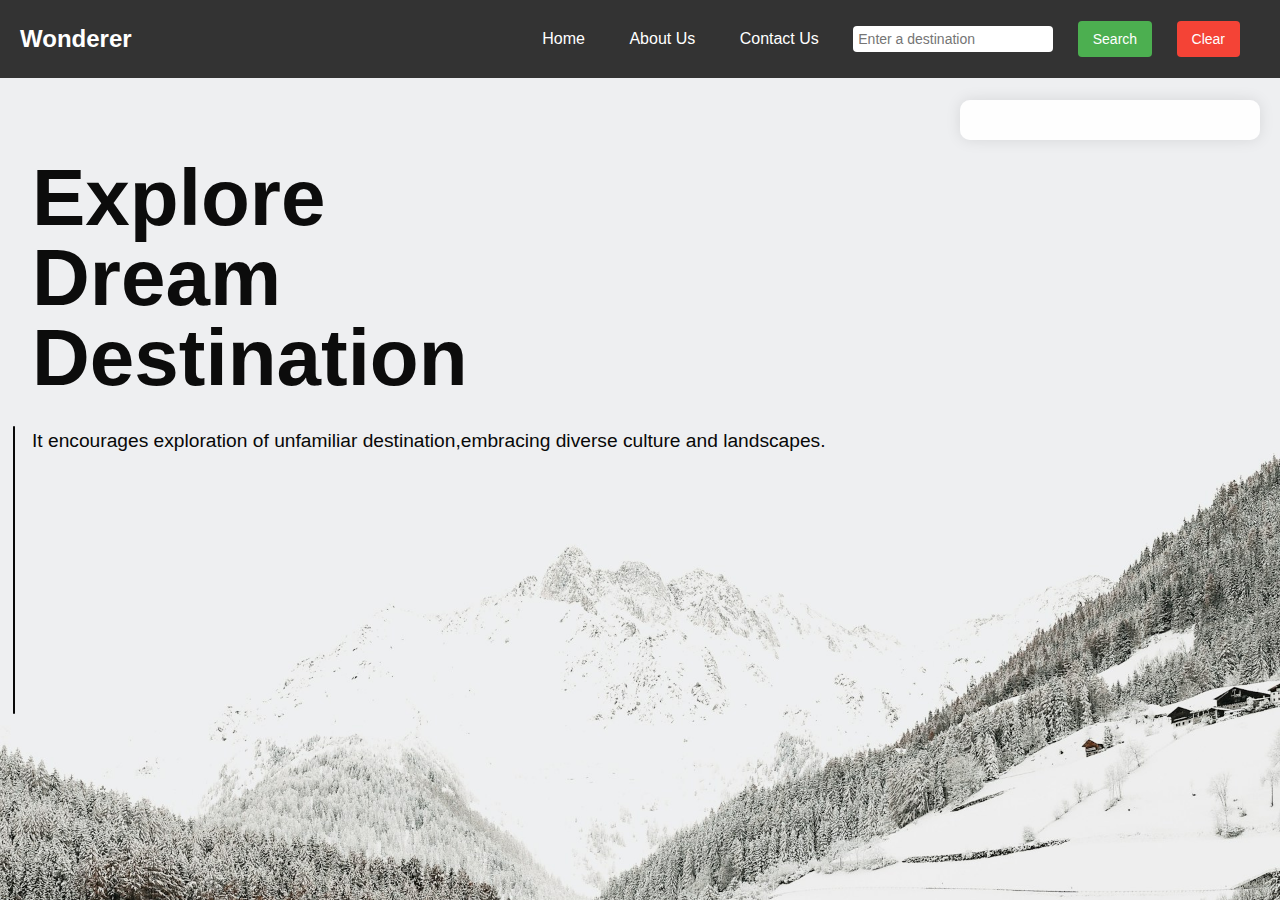
<file: index.html>
<!DOCTYPE html>
<html>
    <head>
        <title>Wonderer</title>
        <link rel="stylesheet" href="./travel_recommendation.css">
    </head>
    <body>
        <nav><h1>Wonderer</h1>
            
            <ul>
                <li><a href="./index.html" id="home">Home </a></li>
                <li><a href="./travel_aboutus.html" id="aboutus">About Us</a></li>
                <li><a href="./travel_contact.html" id="contact">Contact Us </a></li>
                <li><input type="text" id="destination" placeholder="Enter a destination "> </li>
                <li><button id="btnSearch">Search</button></li>
                <li><button id="btnClear">Clear</button></li>
            </ul>
        </nav>
        <div class="sociallinks">
                    <div class="verticalline"></div>
                        <a href="https://twitter.com/?lang=en" target="_blank"><i class="fa fa-twitter fa-2x linkslogo" aria-hidden="true"></i></a>
                        <a href="https://www.facebook.com/" target="_blank"><i class="fa fa-facebook fa-2x linkslogo" aria-hidden="true"></i></a>
                        <a href="https://www.instagram.com/" target="_blank"><i class="fa fa-instagram fa-2x linkslogo" aria-hidden="true"></i></a>
                        <a href="https://www.youtube.com/" target="_blank"><i class="fa fa-youtube-play fa-2x linkslogo" aria-hidden="true"></i></a>
                    
        </div>
        <div class="mainhomecontent">
            <p class="homesectionheader">Explore <br>Dream <br>Destination</p>
            <p class="homesectiondescriptoin">It encourages exploration of unfamiliar destination,embracing diverse culture and landscapes.</p>
        </div>
        <div class="searchDestination">
            <div id="result"></div>
        </div>
        <script src="./travel_recommendation.js"></script>
    </body>
</html>
</file>
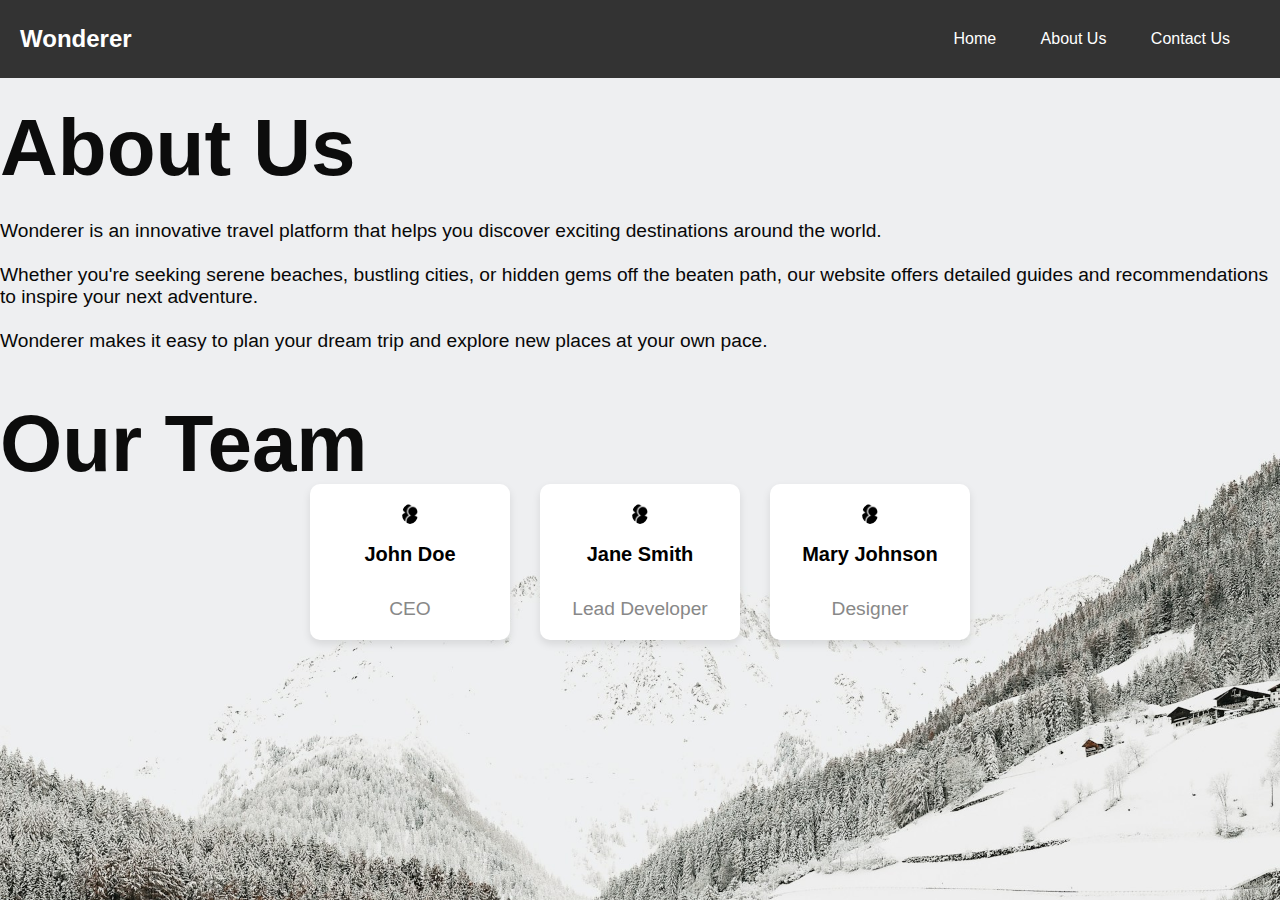
<file: travel_aboutus.html>
<!DOCTYPE html>
<html>
		<head>
			
			<title>Contact Us</title>
			<link rel="stylesheet" href="./travel_recommendation.css">
			<style>
			body{
				
			}
            		h2 {
                    		font-size: 5rem;
                            font-family: "Poppins", sans-serif;
                            font-weight: 700;
                            font-style: normal;
                            color: #0c0c0c;
                            font-weight: bolder;
                            line-height: 5rem;
            		}
           		    .team-section {
                   		text-align: center;
                    		padding: 50px;
            		}
            		.team-section h2 {
                    		font-size: 36px;
                    		margin-bottom: 20px;
            		}
            		.team-container {
                    		display: flex;
                    		justify-content: center;
                    		gap: 30px;
                    		flex-wrap: wrap;
            		}
            		.team-member {
                    		background-color: #fff;
                    		border-radius: 10px;
                    		box-shadow: 0 4px 8px rgba(0, 0, 0, 0.1);
                    		text-align: center;
                    		padding: 20px;
                    		width: 200px;
                    		transition: transform 0.3s ease-in-out;
            		}
            		.team-member img {
                    		width: 10%;
                    		height: 20px;
                    		border-radius: 50%;
                    		object-fit: cover;
                    		margin-bottom: 15px;
            		}

            		.team-member h3 {
                    		font-size: 20px;
                    		margin-bottom: 5px;
            		}

            		.team-member p {
                    		color: #888;
		            }

            		.team-member:hover {
                    		transform: translateY(-10px);
		            }
                    p{
                        color: #080808;
                        margin-top: 2rem;
                        font-size: 1.2rem;
                    }
                        
                    }
			</style>
		</head>
		<body>
			<nav><h1>Wonderer</h1>
				<ul>
					<li><a href="./index.html" id="home">Home</a></li>
                    <li><a href="./travel_aboutus.html" id="aboutus">About Us</a></li>
					<li><a href="./travel_contact.html" id ="contact">Contact Us</a></li>
				</ul>
			</nav>
			<h2>About Us</h2>
			<p>Wonderer is an innovative travel platform that helps you discover exciting destinations around the world.<br></br>
                 Whether you're seeking serene beaches, bustling cities, or hidden gems off the beaten path, our website offers detailed guides and recommendations to inspire your next adventure.<br></br>
                 Wonderer makes it easy to plan your dream trip and explore new places at your own pace.<br></br>
            </p>
            <section id="team-section">
                <h2>Our Team</h2>
                <div class="team-container">
                    <div class="team-member">
                        <img src="member.png" alt="Team Member 1">
                        <h3>John Doe</h3>
                        <p>CEO</p>
                    </div>
                    <div class="team-member">
                        <img src="member.png" alt="Team Member 2">
                        <h3>Jane Smith</h3>
                        <p>Lead Developer</p>
                    </div>
                    <div class="team-member">
                        <img src="member.png" alt="Team Member 3">
                        <h3>Mary Johnson</h3>
                        <p>Designer</p>
                    </div>
                </div>
            </section>		
		</body>
		
</html>
</file>
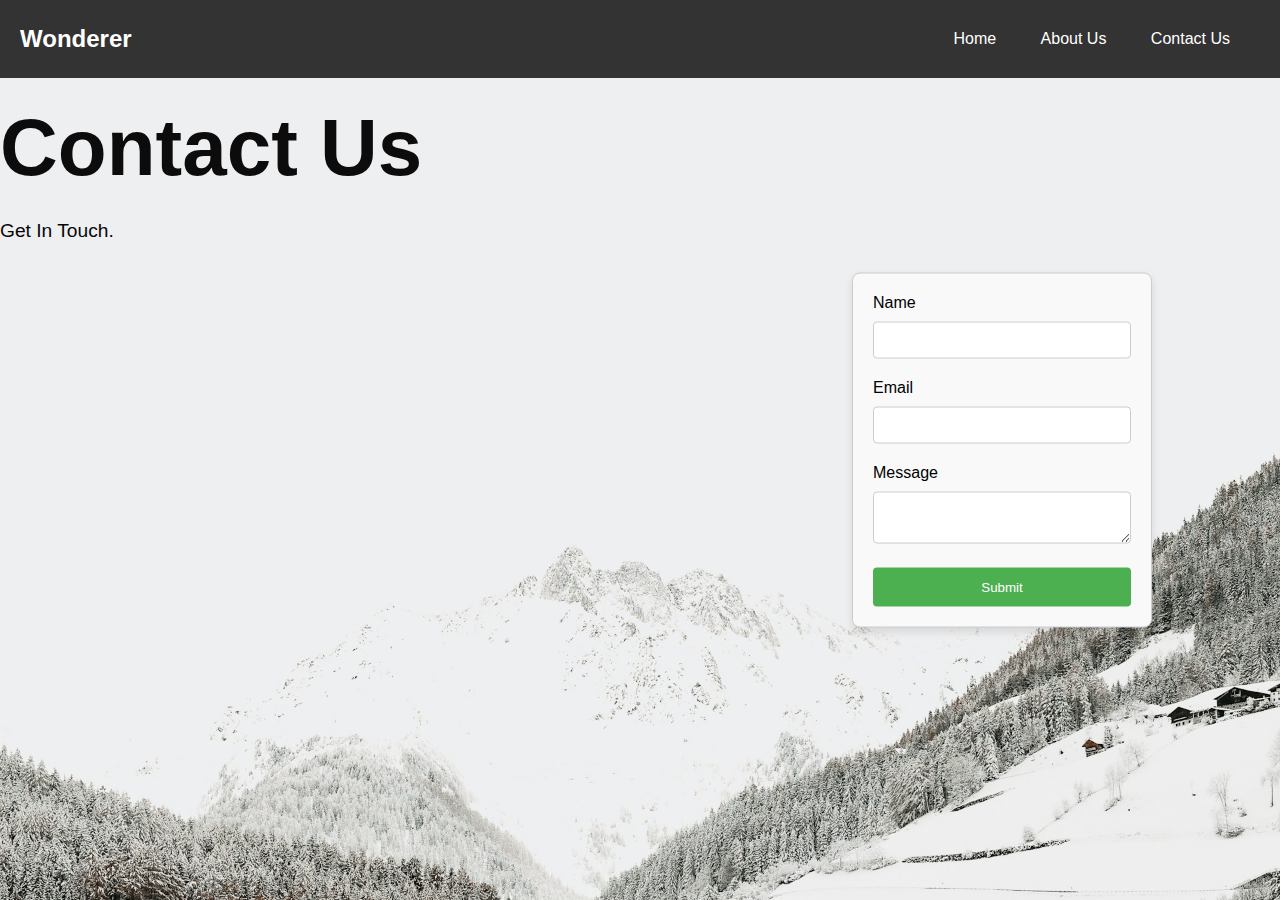
<file: travel_contact.html>
<!DOCTYPE html>
<html>
		<head>
			
			<title>Contact Us</title>
			<link rel="stylesheet" href="./travel_recommendation.css">
			<style>
			body{
				
			}
			#contactForm {
                    		position: absolute;
                    		top: 50%;
                    		right: 10%;
                    		transform: translateY(-50%);
                    		padding: 20px;
                    		background-color: #f9f9f9;
                    		border: 1px solid #ccc;
                    		border-radius: 8px;
	        		        box-shadow: 0 4px 8px rgba(0, 0, 0, 0.1);
                    		width: 300px; /* Adjust the width of the form */
                    		transition: transform 0.3s ease-in-out;
            	       }
            		#contactForm input,
            		#contactForm textarea {
                    		width: 100%;
                    		padding: 10px;
                    		margin: 10px 0;
                    		border: 1px solid #ccc;
                    		border-radius: 4px;
                    		box-sizing: border-box;
                    		transition: border 0.3s ease-in-out;
            		}
            		#contactForm input:focus,
            		#contactForm textarea:focus {
                    		border-color: #4CAF50;
                    		outline: none;
            		}
            		#contactForm button {
                    		width: 100%;
                    		padding: 12px;
                    		background-color: #4CAF50;
                    		color: white;
                    		border: none;
                    		border-radius: 4px;
                    		cursor: pointer;
                    		transition: background-color 0.3s ease-in-out;
            		}
            		#contactForm button:hover {
                    		background-color: #45a049;
            		}
            		#contactForm button:focus {
                    		outline: none;
            		}
                    h2{
                        font-size: 5rem;
                        font-family: "Poppins", sans-serif;
                        font-weight: 700;
                        font-style: normal;
                        color: #0c0c0c;
                        font-weight: bolder;
                        line-height: 5rem;
                    }
                    p{
                        color: #080808;
                        margin-top: 2rem;
                        font-size: 1.2rem;
                    }
			</style>
		</head>
		<body>
			<nav><h1>Wonderer</h1>
				<ul>
					<li><a href="./index.html" id="home">Home</a></li>
                    <li><a href="./travel_aboutus.html" id="aboutus">About Us</a></li>
					<li><a href="./travel_contact.html" id ="contact">Contact Us</a></li>
				</ul>
			</nav>
			<h2>Contact Us</h2>
			<p>Get In Touch.</p>
			
			<form id="contactForm">
					<div>
						<label for ="name">Name</label>
						<input type="text" id="name" name="name" required>
					</div>
					<div>
						<label for="email">Email</label>
						<input type="email" id="email" name="email" required>
					</div>
					<div>
						<label for="message">Message</label>
						<textarea id="message" name="message" row="5" required></textarea>
					</div>
					<button type="submit" onclick="thankyou()">Submit</button>
			</form>
			<script>
				function thankyou(){
					alert('Thank you for contacting us!');
				}
			</script>
		</body>
		
</html>
</file>
<file: travel_recommendation.css>
*{
    margin: 0;
    padding: 0;
    box-sizing: border-box;
}
nav {
    background-color: #333; 
    padding: 20px;
    display: flex;
    align-items: center;
    justify-content: space-between;
}


nav h1 {
    color: white; 
    font-size: 24px;
    margin: 0;
    text-align: left; 
}


nav ul {
    list-style: none; 
}


nav ul li {
    display: inline-block;
    margin-right: 20px; 
}


nav ul li a {
    color: white; 
    text-decoration: none; 
    font-size: 16px;
    padding: 10px;
    display: inline-block;
    transition: background-color 0.3s ease;
}


nav ul li a:hover {
    background-color: #4CAF50; 
    border-radius: 4px; 
}

nav ul li input {
    padding: 10px;
    border: none;
    border-radius: 4px;
    font-size: 14px;
    width: 200px;
    transition: border-color 0.3s ease;
}

nav ul li input:focus {
    outline: none;
    border-color: #4CAF50; 
}

nav ul li button {
    background-color: #4CAF50; 
    color: white; 
    padding: 10px 15px;
    border: none;
    border-radius: 4px;
    font-size: 14px;
    cursor: pointer;
    transition: background-color 0.3s ease;
}


nav ul li button:hover {
    background-color: #45a049; 
}

#btnClear {
    background-color: #f44336; 
}

#btnClear:hover {
    background-color: #e53935; 
}
  /* Basic CSS for the form elements */
  body {
    background-image: url("bg.jpg");
    background-repeat: no-repeat;
    background-size: cover;
    background-attachment: scroll;
    font-family: Arial, sans-serif;
    /* margin: 20px; */
  }
  
  h1 {
    margin-bottom: 20px;
  }
  
  div {
    margin-bottom: 10px;
  }
  
  label {
    display: inline-block;
    width: 100px;
  }
  
  input[type="text"],
  input[type="number"],
  select {
    width: 200px;
    padding: 5px;
  }
  
  button {
    padding: 7px 15px;
    background-color: #4cafa7;
    color: white;
    border: none;
    cursor: pointer;
  }
  
  button:hover {
    background-color: #4cafa7;
  }
  
  /* Basic CSS for the report section */
  h2 {
    margin-top: 30px;
  }
main {
    display: flex;
    flex-direction: column;
}

.linkslogo{
    color: #0a0a0a;
    transition: .3s ease-out;
}


.linkslogo:hover{
    color: gold;
}

.verticalline{
    width: 2px;
    height: 18rem;
    background-color: #080808;
    border-radius: 2px;
    margin-bottom: 5rem;
}
.sociallinks a{
    margin-bottom: 1.5rem;
}


.links{
    display: flex;
    flex-direction: column;
    align-items: center;
}

.sociallinks{
    position: fixed;
    bottom: 0;
    left: 1%;
    display: flex;
    flex-direction: column;
    align-items: center;
    transition: .3s ease-out;
    
}


.mainhomecontent{
    padding: 5rem 2rem;
}

.homesectionheader{
    font-size: 5rem;
    font-family: "Poppins", sans-serif;
    font-weight: 700;
    font-style: normal;
    color: #0c0c0c;
    font-weight: bolder;
    line-height: 5rem;
}

.homesectiondescriptoin{
    color: #080808;
    margin-top: 2rem;
    font-size: 1.2rem;
}
  
 #result {
    position: fixed; 
    top: 100px; 
    right: 20px; 
    width: 300px; 
    max-height: 80%; 
    overflow-y: auto; 
    padding: 20px;
    background-color: rgba(255, 255, 255, 0.9); 
    border-radius: 10px; 
    box-shadow: 0 0 15px rgba(0, 0, 0, 0.1); 
    z-index: 1000; 
}

#result h3 {
    font-size: 18px;
    color: #333;
    margin-bottom: 10px;
}

#result img {
    max-width: 100%; 
    height: auto;
    border-radius: 5px; 
    margin-bottom: 10px;
}
#result p {
    font-size: 14px;
    color: #555;
    line-height: 1.6;
    margin: 5px 0;
}
</file>
